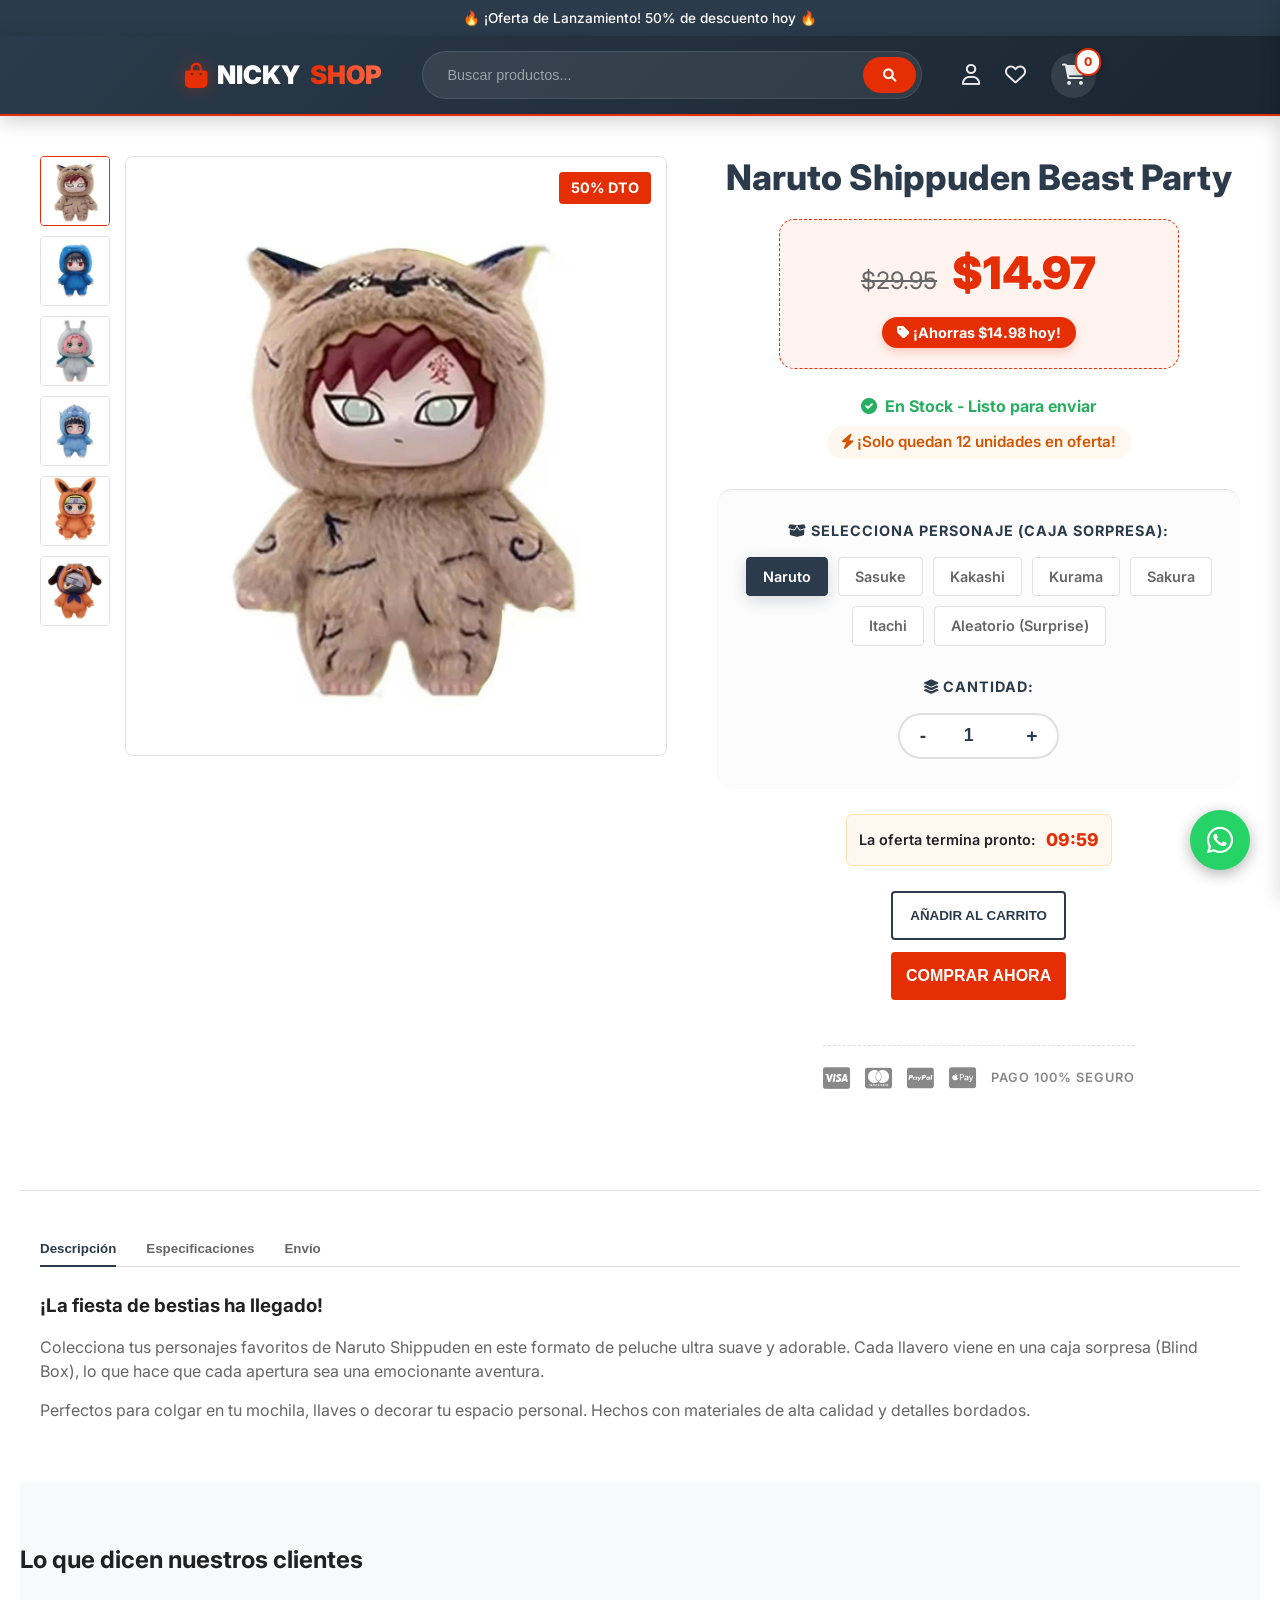
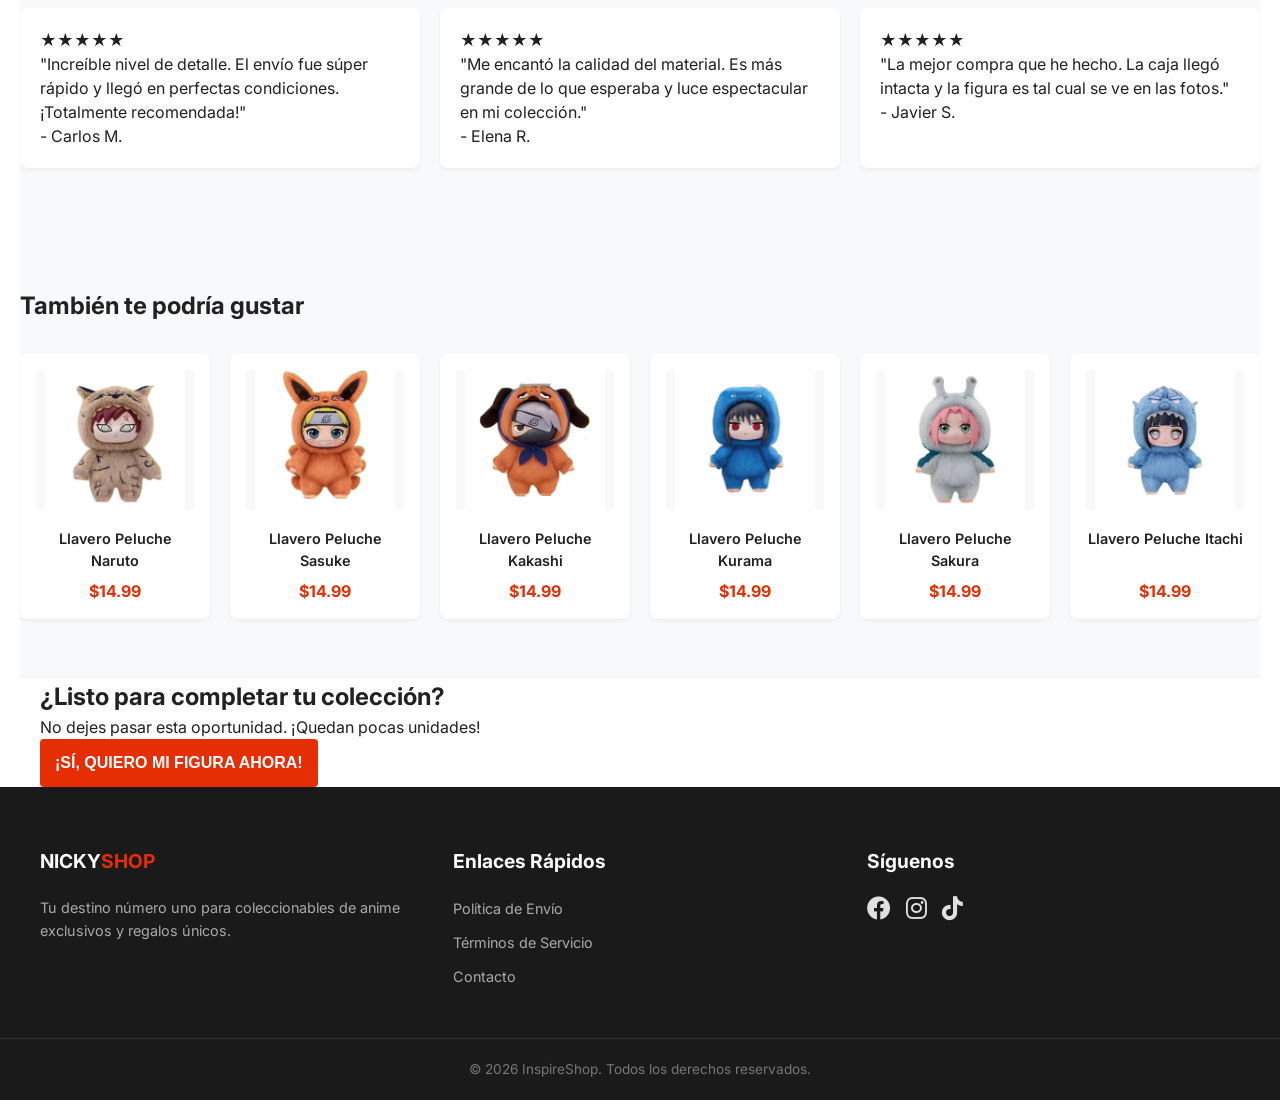
<file: opcion5/index.html>
<!DOCTYPE html>
<html lang="es">
<head>
    <meta charset="UTF-8">
    <meta name="viewport" content="width=device-width, initial-scale=1.0">
    <title>Naruto Shippuden Beast Party Plush Blind Box Keychain | Llaveros de Peluche</title>
    <link rel="stylesheet" href="style.css">
    <link rel="stylesheet" href="https://cdnjs.cloudflare.com/ajax/libs/font-awesome/6.0.0/css/all.min.css">
    <link href="https://fonts.googleapis.com/css2?family=Inter:wght@300;400;500;600;700&display=swap" rel="stylesheet">
</head>
<body>
    <!-- Promo Bar -->
    <div class="promo-bar">
        🔥 ¡Oferta de Lanzamiento! 50% de descuento hoy  🔥
    </div>

    <!-- Header -->
    <header>
        <div class="container">
            <div class="logo">
                <i class="fas fa-shopping-bag"></i> NICKY<span>SHOP</span>
            </div>
            <div class="search-bar">
                <input type="text" placeholder="Buscar productos...">
                <button><i class="fas fa-search"></i></button>
            </div>
            <nav>
                <div class="header-icons">
                    <i class="far fa-user"></i>
                    <i class="far fa-heart"></i>
                    <div class="cart-icon" onclick="toggleCart()">
                        <i class="fas fa-shopping-cart"></i>
                        <span class="badge" id="cart-badge">0</span>
                    </div>
                </div>
            </nav>
        </div>
    </header>

    <main>
        <!-- Hero Section -->
        <section id="hero" class="hero">
            <div class="container grid">
                <!-- Gallery Section -->
                <div class="product-gallery">
                    <div class="gallery-layout">
                        <div class="thumbnails">
                            <img src="imagenes/descarga.avif" alt="Thumbnail 1" class="active" onclick="changeImage(this)">
                            <img src="imagenes/descarga (1).avif" alt="Thumbnail 2" onclick="changeImage(this)">
                            <img src="imagenes/descarga (2).avif" alt="Thumbnail 3" onclick="changeImage(this)">
                            <img src="imagenes/descarga (3).avif" alt="Thumbnail 4" onclick="changeImage(this)">
                            <img src="imagenes/descarga (4).avif" alt="Thumbnail 5" onclick="changeImage(this)">
                            <img src="imagenes/descarga (5).avif" alt="Thumbnail 6" onclick="changeImage(this)">
                            

                        </div>
                        <div class="main-image-container">
                            <img id="main-product-img" src="imagenes/descarga.avif" alt="Naruto Plush Main">
                            <div class="discount-badge">50% DTO</div>
                        </div>
                    </div>
                </div>

                <!-- Product Info -->
                <div class="product-info">
                    
                    <h1 id="product-title">Naruto Shippuden Beast Party </h1>
                    
                    

                    <div class="price-section">
                        <div class="price-container">
                            <span class="old-price">$29.95</span>
                            <span class="current-price">$14.97</span>
                        </div>
                        <span class="save-tag"><i class="fas fa-tag"></i> ¡Ahorras $14.98 hoy!</span>
                    </div>

                    <div class="stock-info">
                        <p class="stock-status"><i class="fas fa-check-circle"></i> En Stock - Listo para enviar</p>
                        <div class="stock-urgency">
                            <i class="fas fa-bolt"></i> ¡Solo quedan <span id="stock-count">12</span> unidades en oferta!
                        </div>
                    </div>

                    <!-- Variant Selection -->
                    <div class="options-container">
                        <div class="option-group">
                            <label><i class="fas fa-box-open"></i> Selecciona Personaje (Caja Sorpresa):</label>
                            <div class="variant-chips">
                                <div class="chip active" onclick="selectVariant(this)">Naruto</div>
                                <div class="chip" onclick="selectVariant(this)">Sasuke</div>
                                <div class="chip" onclick="selectVariant(this)">Kakashi</div>
                                <div class="chip" onclick="selectVariant(this)">Kurama</div>
                                <div class="chip" onclick="selectVariant(this)">Sakura</div>
                                <div class="chip" onclick="selectVariant(this)">Itachi</div>
                                <div class="chip" onclick="selectVariant(this)">Aleatorio (Surprise)</div>
                            </div>
                        </div>

                        <div class="quantity-group">
                            <label><i class="fas fa-layer-group"></i> Cantidad:</label>
                            <div class="quantity-selector">
                                <button onclick="updateQty(-1)">-</button>
                                <input type="number" id="quantity" value="1" min="1">
                                <button onclick="updateQty(1)">+</button>
                            </div>
                        </div>
                    </div>

                    <div class="urgency-timer-banner">
                        <div class="timer-content">
                            <span class="timer-text">La oferta termina pronto:</span>
                            <div id="countdown" class="timer">09:59</div>
                        </div>
                    </div>

                    <div class="action-buttons">
                        <button class="add-to-cart-btn" onclick="handleAddToCart()">AÑADIR AL CARRITO</button>
                        <button class="buy-now-btn" onclick="handleBuyNow()">COMPRAR AHORA</button>
                    </div>

                    
                    <div class="trust-icons">
                        <div class="secure-payment">
                            <i class="fab fa-cc-visa"></i>
                            <i class="fab fa-cc-mastercard"></i>
                            <i class="fab fa-cc-paypal"></i>
                            <i class="fab fa-cc-apple-pay"></i>
                            <span>Pago 100% Seguro</span>
                        </div>
                    </div>
                </div>
            </div>
        </section>

        

        <!-- Description Section -->
        <section class="product-details container reveal">
            <div class="tabs">
                <button class="tab-link active" onclick="openTab(event, 'desc')">Descripción</button>
                <button class="tab-link" onclick="openTab(event, 'specs')">Especificaciones</button>
                <button class="tab-link" onclick="openTab(event, 'shipping')">Envío</button>
            </div>
            
            <div id="desc" class="tab-content active">
                <h3>¡La fiesta de bestias ha llegado!</h3>
                <p>Colecciona tus personajes favoritos de Naruto Shippuden en este formato de peluche ultra suave y adorable. Cada llavero viene en una caja sorpresa (Blind Box), lo que hace que cada apertura sea una emocionante aventura.</p>
                <p>Perfectos para colgar en tu mochila, llaves o decorar tu espacio personal. Hechos con materiales de alta calidad y detalles bordados.</p>
            </div>
            <div id="specs" class="tab-content">
                <ul>
                    <li><strong>Material:</strong> Poliéster Soft Touch / Relleno de algodón PP</li>
                    <li><strong>Tamaño:</strong> Aprox. 10cm - 12cm</li>
                    <li><strong>Tipo:</strong> Llavero de Peluche Blind Box</li>
                    <li><strong>Personajes:</strong> Naruto, Sasuke, Kakashi, Sakura, Itachi, Kurama y más.</li>
                </ul>
            </div>
            <div id="shipping" class="tab-content">
                <p>Ofrecemos envío express gratuito en pedidos superiores a $20. Los pedidos se procesan en 24 horas y el tiempo de entrega estimado es de 5 a 7 días hábiles.</p>
            </div>
        </section>

        <!-- Reviews Section -->
        <section class="reviews container reveal">
            <div class="section-title">
                <h2>Lo que dicen nuestros clientes</h2>
            </div>
            <div class="reviews-grid">
                <div class="review-card reveal">
                    <div class="stars">★★★★★</div>
                    <p>"Increíble nivel de detalle. El envío fue súper rápido y llegó en perfectas condiciones. ¡Totalmente recomendada!"</p>
                    <div class="customer">- Carlos M.</div>
                </div>
                <div class="review-card reveal">
                    <div class="stars">★★★★★</div>
                    <p>"Me encantó la calidad del material. Es más grande de lo que esperaba y luce espectacular en mi colección."</p>
                    <div class="customer">- Elena R.</div>
                </div>
                <div class="review-card reveal">
                    <div class="stars">★★★★★</div>
                    <p>"La mejor compra que he hecho. La caja llegó intacta y la figura es tal cual se ve en las fotos."</p>
                    <div class="customer">- Javier S.</div>
                </div>
            </div>
        </section>

        <!-- Related Products Section -->
        <section class="related container reveal">
            <div class="section-title">
                <h2>También te podría gustar</h2>
            </div>
            <div class="related-grid">
                <div class="product-card reveal">
                    <img src="imagenes/descarga.avif" alt="Naruto Plush">
                    <h4>Llavero Peluche Naruto</h4>
                    <p class="price">$14.99</p>
                </div>
                <div class="product-card reveal">
                    <img src="imagenes/descarga (4).avif" alt="Sasuke Plush">
                    <h4>Llavero Peluche Sasuke</h4>
                    <p class="price">$14.99</p>
                </div>
                <div class="product-card reveal">
                    <img src="imagenes/descarga (5).avif" alt="Kakashi Plush">
                    <h4>Llavero Peluche Kakashi</h4>
                    <p class="price">$14.99</p>
                </div>
                <div class="product-card reveal">
                    <img src="imagenes/descarga (1).avif" alt="Kurama Plush">
                    <h4>Llavero Peluche Kurama</h4>
                    <p class="price">$14.99</p>
                </div>
                <div class="product-card reveal">
                    <img src="imagenes/descarga (2).avif" alt="Sakura Plush">
                    <h4>Llavero Peluche Sakura</h4>
                    <p class="price">$14.99</p>
                </div>
                <div class="product-card reveal">
                    <img src="imagenes/descarga (3).avif" alt="Itachi Plush">
                    <h4>Llavero Peluche Itachi</h4>
                    <p class="price">$14.99</p>
                </div>
            </div>
        </section>

        <!-- Final CTA -->
        <section class="final-cta reveal">
            <div class="container text-center">
                <h2>¿Listo para completar tu colección?</h2>
                <p>No dejes pasar esta oportunidad. ¡Quedan pocas unidades!</p>
                <button class="buy-now-btn large" onclick="handleBuyNow()">
                    ¡SÍ, QUIERO MI FIGURA AHORA!
                </button>
            </div>
        </section>
    </main>

    <footer>
        <div class="container footer-content">
            <div class="footer-section">
                <h4>NICKY<span>SHOP</span></h4>
                <p>Tu destino número uno para coleccionables de anime exclusivos y regalos únicos.</p>
            </div>
            <div class="footer-section">
                <h4>Enlaces Rápidos</h4>
                <ul>
                    <li><a href="#">Política de Envío</a></li>
                    <li><a href="#">Términos de Servicio</a></li>
                    <li><a href="#">Contacto</a></li>
                </ul>
            </div>
            <div class="footer-section">
                <h4>Síguenos</h4>
                <div class="social-icons">
                    <i class="fab fa-facebook"></i>
                    <i class="fab fa-instagram"></i>
                    <i class="fab fa-tiktok"></i>
                </div>
            </div>
        </div>
        <div class="footer-bottom">
            <p>&copy; 2026 InspireShop. Todos los derechos reservados.</p>
        </div>
    </footer>

    <!-- Cart Sidebar / Modal -->
    <div id="cart-overlay" class="cart-overlay" onclick="toggleCart()"></div>
    <div id="cart-sidebar" class="cart-sidebar">
        <div class="cart-header">
            <h3>Tu Carrito</h3>
            <button class="close-cart" onclick="toggleCart()">&times;</button>
        </div>
        
        <div id="cart-items-container" class="cart-items-container">
            <!-- Items will be injected here by JS -->
            <div class="empty-cart-msg">Tu carrito está vacío</div>
        </div>

        <div class="cart-footer">
            <div class="shipping-info-box">
                <h4>📦 Información de Entrega</h4>
                <p><strong>Quito:</strong> Entrega a domicilio por solo <span>$3.00</span></p>
                <p><strong>Provincias:</strong> Envíos nacionales vía Servientrega por <span>$6.00</span></p>
            </div>
            
            <div class="cart-total-section">
                <span>Subtotal:</span>
                <span id="cart-subtotal">$0.00</span>
            </div>
            
            <button class="whatsapp-btn" onclick="sendWhatsAppOrder()">
                <i class="fab fa-whatsapp"></i> PEDIR POR WHATSAPP
            </button>
            <p class="order-note">Finaliza tu compra conversando con nosotros</p>
        </div>
    </div>

    <!-- WhatsApp Floating Button -->
    <a href="https://wa.me/593987040806?text=Hola!%20Tengo%20una%20consulta%20sobre%20los%20peluches%20de%20Naruto." class="whatsapp-float" target="_blank" aria-label="Consultas por WhatsApp">
        <i class="fab fa-whatsapp"></i>
        <span class="float-tooltip">¿Tienes dudas? ¡Escríbenos!</span>
    </a>

    <script src="script.js"></script>
</body>
</html>
</file>
<file: opcion5/style.css>
:root {
    --primary-color: #2b3b4b; /* Azul oscuro elegante */
    --accent-color: #e62e04; /* Rojo/Naranja para botones y urgencia */
    --success-color: #27ae60;
    --background-color: #ffffff;
    --light-bg: #f8f9fa;
    --border-color: #e0e0e0;
    --text-main: #212121;
    --text-muted: #666666;
    --white: #ffffff;
    --shadow-sm: 0 2px 4px rgba(0,0,0,0.05);
    --shadow-md: 0 4px 12px rgba(0,0,0,0.1);
    --radius: 8px;
    --transition: all 0.2s ease;
}

* {
    margin: 0;
    padding: 0;
    box-sizing: border-box;
}

body {
    font-family: 'Inter', sans-serif;
    background-color: var(--background-color);
    color: var(--text-main);
    line-height: 1.5;
}

.container {
    max-width: 1240px;
    margin: 0 auto;
    padding: 0 20px;
}

/* Promo Bar */
.promo-bar {
    background-color: var(--primary-color);
    color: var(--white);
    text-align: center;
    padding: 8px 0;
    font-size: 0.85rem;
    font-weight: 500;
}

/* Header */
header {
    background: linear-gradient(135deg, #2b3b4b 0%, #1a252f 100%);
    border-bottom: 2px solid var(--accent-color);
    padding: 15px 0;
    position: sticky;
    top: 0;
    z-index: 1000;
    box-shadow: 0 4px 20px rgba(0,0,0,0.2);
    transition: all 0.3s ease;
}

header .container {
    display: flex;
    align-items: center;
    justify-content: center;
    gap: 40px;
    flex-wrap: wrap;
}

.logo {
    font-size: 1.6rem;
    font-weight: 900;
    color: var(--white);
    text-decoration: none;
    display: flex;
    align-items: center;
    gap: 10px;
    transition: transform 0.3s cubic-bezier(0.175, 0.885, 0.32, 1.275);
}

.logo:hover {
    transform: scale(1.05);
}

.logo i {
    color: var(--accent-color);
    filter: drop-shadow(0 0 8px rgba(230, 46, 4, 0.4));
    animation: pulse 2s infinite;
}

.logo span {
    color: var(--accent-color);
    background: linear-gradient(to right, var(--accent-color), #ff6b4a);
    -webkit-background-clip: text;
    -webkit-text-fill-color: transparent;
}

.search-bar {
    display: flex;
    width: 100%;
    max-width: 500px;
    background: rgba(255, 255, 255, 0.08);
    padding: 5px;
    border-radius: 50px;
    border: 1px solid rgba(255, 255, 255, 0.1);
    transition: all 0.3s ease;
}

.search-bar:focus-within {
    background: rgba(255, 255, 255, 0.15);
    border-color: var(--accent-color);
    box-shadow: 0 0 15px rgba(230, 46, 4, 0.2);
}

.search-bar input {
    width: 100%;
    padding: 10px 20px;
    background: transparent;
    border: none;
    color: white;
    outline: none;
    font-size: 0.9rem;
}

.search-bar input::placeholder {
    color: rgba(255, 255, 255, 0.5);
}

.search-bar button {
    padding: 10px 20px;
    background-color: var(--accent-color);
    color: white;
    border: none;
    border-radius: 50px;
    cursor: pointer;
    transition: all 0.3s ease;
}

.search-bar button:hover {
    background-color: #ff4a26;
    transform: scale(1.05);
}

.header-icons {
    display: flex;
    gap: 25px;
    font-size: 1.3rem;
    color: rgba(255, 255, 255, 0.9);
    align-items: center;
}

.header-icons i {
    cursor: pointer;
    transition: all 0.3s ease;
}

.header-icons i:hover {
    color: var(--accent-color);
    transform: translateY(-3px);
}

.cart-icon {
    position: relative;
    cursor: pointer;
    background: rgba(255, 255, 255, 0.1);
    width: 45px;
    height: 45px;
    display: flex;
    align-items: center;
    justify-content: center;
    border-radius: 50%;
    transition: all 0.3s ease;
}

.cart-icon:hover {
    background: var(--accent-color);
    color: white;
    transform: rotate(-10deg) scale(1.1);
}

.badge {
    position: absolute;
    top: -5px;
    right: -5px;
    background: var(--white);
    color: var(--accent-color);
    font-size: 0.75rem;
    font-weight: 800;
    padding: 3px 7px;
    border-radius: 50px;
    box-shadow: 0 2px 8px rgba(0,0,0,0.2);
    border: 2px solid var(--accent-color);
}

@keyframes pulse {
    0% { transform: scale(1); }
    50% { transform: scale(1.1); }
    100% { transform: scale(1); }
}

/* Hero Section */
.hero {
    padding: 40px 0;
}

.grid {
    display: grid;
    grid-template-columns: 1.2fr 1fr;
    gap: 50px;
}

/* Gallery Layout - Thumbnails on left */
.gallery-layout {
    display: flex;
    gap: 15px;
}

.thumbnails {
    display: flex;
    flex-direction: column;
    gap: 10px;
}

.thumbnails img {
    width: 70px;
    height: 70px;
    object-fit: cover;
    border: 1px solid var(--border-color);
    border-radius: 4px;
    cursor: pointer;
    transition: var(--transition);
}

.thumbnails img.active, .thumbnails img:hover {
    border-color: var(--accent-color);
}

.main-image-container {
    flex-grow: 1;
    position: relative;
    border: 1px solid var(--border-color);
    border-radius: 8px;
    overflow: hidden;
    height: 600px;
}

.main-image-container img {
    width: 100%;
    height: 100%;
    object-fit: contain;
    background: #fff;
}

.discount-badge {
    position: absolute;
    top: 15px;
    right: 15px;
    background-color: var(--accent-color);
    color: white;
    padding: 5px 12px;
    border-radius: 4px;
    font-weight: 700;
    font-size: 0.9rem;
}

/* Product Info */
.product-info {
    display: flex;
    flex-direction: column;
    align-items: center;
    text-align: center;
}

.breadcrumb {
    font-size: 0.8rem;
    color: var(--text-muted);
    margin-bottom: 15px;
    text-transform: uppercase;
    letter-spacing: 1px;
}

.product-info h1 {
    font-size: 2.2rem;
    font-weight: 800;
    line-height: 1.2;
    margin-bottom: 20px;
    transition: opacity 0.3s ease;
    color: var(--primary-color);
}

.rating-container {
    display: flex;
    align-items: center;
    justify-content: center;
    gap: 10px;
    margin-bottom: 25px;
}

.rating {
    color: #ffb400;
    font-size: 1rem;
}

.reviews-count {
    font-weight: 600;
    font-size: 0.9rem;
    color: var(--text-main);
}

.sold-count {
    color: var(--text-muted);
    font-size: 0.9rem;
}

/* Pricing */
.price-section {
    display: flex;
    flex-direction: column;
    align-items: center;
    gap: 10px;
    margin-bottom: 25px;
    background: #fff3f0;
    padding: 20px;
    border-radius: 15px;
    width: 100%;
    max-width: 400px;
    border: 1px dashed var(--accent-color);
}

.price-container {
    display: flex;
    align-items: baseline;
    gap: 15px;
}

.current-price {
    font-size: 2.8rem;
    font-weight: 900;
    color: var(--accent-color);
}

.old-price {
    font-size: 1.5rem;
    text-decoration: line-through;
    color: var(--text-muted);
}

.save-tag {
    background-color: var(--accent-color);
    color: white;
    padding: 5px 15px;
    border-radius: 50px;
    font-size: 0.9rem;
    font-weight: 700;
    box-shadow: 0 4px 10px rgba(230, 46, 4, 0.2);
}

/* Stock & Urgency */
.stock-info {
    margin-bottom: 30px;
    display: flex;
    flex-direction: column;
    align-items: center;
    gap: 8px;
}

.stock-status {
    color: var(--success-color);
    font-weight: 700;
    display: flex;
    align-items: center;
    gap: 8px;
    font-size: 1rem;
}

.stock-urgency {
    color: #d35400;
    font-size: 0.95rem;
    font-weight: 600;
    background: #fff8f0;
    padding: 5px 15px;
    border-radius: 50px;
}

/* Options & Quantity */
.options-container {
    border-top: 1px solid var(--border-color);
    padding: 30px 20px;
    margin-bottom: 25px;
    display: flex;
    flex-direction: column;
    align-items: center;
    text-align: center;
    background: #fcfcfc;
    border-radius: 15px;
    box-shadow: inset 0 2px 4px rgba(0,0,0,0.02);
}

.option-group {
    width: 100%;
    margin-bottom: 25px;
}

.option-group label, .quantity-group label {
    display: block;
    font-weight: 700;
    margin-bottom: 15px;
    font-size: 0.9rem;
    color: var(--primary-color);
    text-transform: uppercase;
    letter-spacing: 1px;
}

.variant-chips {
    display: flex;
    flex-wrap: wrap;
    gap: 10px;
    justify-content: center;
    margin-bottom: 5px;
}

.chip {
    padding: 10px 22px;
    border: 2px solid var(--border-color);
    border-radius: 50px;
    cursor: pointer;
    font-size: 0.85rem;
    font-weight: 600;
    transition: all 0.25s cubic-bezier(0.4, 0, 0.2, 1);
    background: white;
    color: var(--text-muted);
    position: relative;
    overflow: hidden;
}

.chip:hover {
    border-color: var(--primary-color);
    color: var(--primary-color);
    transform: translateY(-2px);
    box-shadow: 0 4px 10px rgba(0,0,0,0.05);
}

.chip.active {
    border-color: var(--primary-color);
    background-color: var(--primary-color);
    color: white;
    box-shadow: 0 4px 15px rgba(43, 59, 75, 0.2);
}

.quantity-group {
    display: flex;
    flex-direction: column;
    align-items: center;
    width: 100%;
}

.quantity-selector {
    display: flex;
    align-items: center;
    border: 2px solid var(--border-color);
    width: fit-content;
    border-radius: 50px;
    background: white;
    overflow: hidden;
    transition: border-color 0.2s;
}

.quantity-selector:focus-within {
    border-color: var(--primary-color);
}

.quantity-selector button {
    padding: 10px 20px;
    background: none;
    border: none;
    cursor: pointer;
    font-size: 1.2rem;
    font-weight: 700;
    color: var(--primary-color);
    transition: background 0.2s;
}

.quantity-selector button:hover {
    background: #f5f5f5;
}

.quantity-selector input {
    width: 60px;
    text-align: center;
    border: none;
    font-weight: 700;
    font-size: 1.1rem;
    color: var(--primary-color);
    background: transparent;
}

/* Timer Banner */
.urgency-timer-banner {
    background-color: #fff8f0;
    border: 1px solid #ffe0b2;
    padding: 12px;
    border-radius: 6px;
    margin-bottom: 25px;
}

.timer-content {
    display: flex;
    justify-content: center;
    align-items: center;
    gap: 10px;
}

.timer-text {
    font-weight: 600;
    font-size: 0.9rem;
}

.timer {
    font-weight: 800;
    color: var(--accent-color);
    font-size: 1.1rem;
}

/* Action Buttons */
.action-buttons {
    display: flex;
    flex-direction: column;
    gap: 12px;
    margin-bottom: 25px;
}

.add-to-cart-btn {
    padding: 15px;
    background-color: var(--white);
    color: var(--primary-color);
    border: 2px solid var(--primary-color);
    font-weight: 700;
    border-radius: 4px;
    cursor: pointer;
    transition: var(--transition);
}

.buy-now-btn {
    padding: 15px;
    background-color: var(--accent-color);
    color: white;
    border: none;
    font-weight: 700;
    border-radius: 4px;
    cursor: pointer;
    transition: var(--transition);
    font-size: 1rem;
}

.buy-now-btn:hover {
    background-color: #c52703;
}

/* Shipping Info */
.shipping-info {
    display: grid;
    grid-template-columns: 1fr 1fr;
    gap: 15px;
    margin-bottom: 20px;
}

.info-item {
    display: flex;
    align-items: center;
    gap: 8px;
    font-size: 0.8rem;
    color: var(--text-muted);
}

.info-item i {
    color: var(--success-color);
}

.trust-icons {
    margin-top: 20px;
    padding-top: 20px;
    border-top: 1px dashed var(--border-color);
}

.secure-payment {
    display: flex;
    align-items: center;
    gap: 15px;
    color: #888;
    font-size: 1.5rem;
}

.secure-payment span {
    font-size: 0.8rem;
    font-weight: 600;
    text-transform: uppercase;
    letter-spacing: 1px;
}

/* Tabs */
.product-details {
    margin-top: 60px;
    border-top: 1px solid var(--border-color);
    padding-top: 40px;
    margin-bottom: 60px;
}

.tabs {
    display: flex;
    gap: 30px;
    border-bottom: 1px solid var(--border-color);
    margin-bottom: 25px;
}

.tab-link {
    background: none;
    border: none;
    padding: 10px 0;
    font-weight: 600;
    color: var(--text-muted);
    cursor: pointer;
    position: relative;
}

.tab-link.active {
    color: var(--primary-color);
}

.tab-link.active::after {
    content: '';
    position: absolute;
    bottom: -1px;
    left: 0;
    width: 100%;
    height: 2px;
    background-color: var(--primary-color);
}

.tab-content {
    display: none;
}

.tab-content.active {
    display: block;
    animation: fadeIn 0.3s ease;
}

.tab-content h3 {
    margin-bottom: 15px;
}

.tab-content p {
    margin-bottom: 15px;
    color: var(--text-muted);
}

.tab-content ul {
    list-style: disc;
    padding-left: 20px;
    color: var(--text-muted);
}

.tab-content li {
    margin-bottom: 10px;
}

/* Related Products & Reviews (Keeping simplified from previous) */
.reviews, .related {
    padding: 60px 0;
    background: var(--light-bg);
}

.reviews-grid {
    display: grid;
    grid-template-columns: repeat(auto-fit, minmax(280px, 1fr));
    gap: 20px;
    margin-top: 30px;
}

.related-grid {
    display: grid;
    grid-template-columns: repeat(auto-fit, minmax(180px, 1fr));
    gap: 20px;
    margin-top: 30px;
}

.product-card {
    background: white;
    padding: 15px;
    border-radius: 8px;
    box-shadow: var(--shadow-sm);
    text-align: center;
    transition: var(--transition);
    border: 1px solid transparent;
}

.product-card:hover {
    border-color: var(--border-color);
    box-shadow: var(--shadow-md);
    transform: translateY(-5px);
}

.product-card img {
    width: 100%;
    height: 140px;
    object-fit: contain;
    margin-bottom: 12px;
    background-color: #f9f9f9;
    border-radius: 4px;
}

.product-card h4 {
    font-size: 0.9rem;
    font-weight: 600;
    margin-bottom: 8px;
    height: 2.7rem; /* Para que todos tengan la misma altura si el texto es largo */
    overflow: hidden;
}

.product-card .price {
    color: var(--accent-color);
    font-weight: 700;
    font-size: 1rem;
}

.review-card {
    background: white;
    padding: 20px;
    border-radius: 8px;
    box-shadow: var(--shadow-sm);
}

/* Utility classes for animations */
.reveal {
    opacity: 0;
    transform: translateY(30px);
    transition: all 0.8s ease-out;
}

.reveal.active {
    opacity: 1;
    transform: translateY(0);
}

/* Enhanced Hover Effects */
.chip {
    padding: 8px 16px;
    border: 1px solid var(--border-color);
    border-radius: 4px;
    cursor: pointer;
    font-size: 0.9rem;
    transition: var(--transition);
    position: relative;
    overflow: hidden;
}

.chip:after {
    content: '';
    position: absolute;
    top: 50%;
    left: 50%;
    width: 0;
    height: 0;
    background: rgba(255,255,255,0.2);
    border-radius: 50%;
    transform: translate(-50%, -50%);
    transition: width 0.3s, height 0.3s;
}

.chip:active:after {
    width: 200px;
    height: 200px;
}

.buy-now-btn, .add-to-cart-btn, .whatsapp-btn {
    position: relative;
    overflow: hidden;
    transition: all 0.3s cubic-bezier(0.23, 1, 0.32, 1);
}

.buy-now-btn:active, .add-to-cart-btn:active, .whatsapp-btn:active {
    transform: scale(0.95);
}

/* Responsive Overrides */
@media (max-width: 992px) {
    .grid {
        grid-template-columns: 1fr;
        gap: 30px;
    }
    
    .main-image-container {
        height: 450px;
    }
    
    .gallery-layout {
        flex-direction: column-reverse;
    }
    
    .thumbnails {
        flex-direction: row;
        justify-content: center;
        overflow-x: auto;
        padding-bottom: 10px;
    }
    
    .thumbnails img {
        width: 60px;
        height: 60px;
        flex-shrink: 0;
    }
}

@media (max-width: 768px) {
    header .container {
        gap: 20px;
    }
    
    .search-bar {
        max-width: 100%;
    }
    
    .logo {
        margin-right: 0;
    }
    
    .header-icons {
        margin-left: 0;
    }
    
    .product-info h1 {
        font-size: 1.5rem;
    }
    
    .current-price {
        font-size: 1.8rem;
    }
    
    .shipping-info {
        grid-template-columns: 1fr;
    }
    
    .related-grid {
        grid-template-columns: repeat(2, 1fr);
        gap: 15px;
    }
}

@media (max-width: 480px) {
    .main-image-container {
        height: 350px;
    }
    
    .related-grid {
        grid-template-columns: 1fr;
    }
    
    .variant-chips {
        justify-content: center;
    }
    
    .action-buttons {
        position: sticky;
        bottom: 0;
        left: 0;
        width: 100%;
        background: white;
        padding: 10px 20px;
        box-shadow: 0 -5px 15px rgba(0,0,0,0.05);
        z-index: 100;
        margin-bottom: 0;
        flex-direction: row;
    }
    
    .add-to-cart-btn, .buy-now-btn {
        padding: 12px;
        font-size: 0.9rem;
        flex: 1;
    }

    .promo-bar {
        font-size: 0.75rem;
    }
}

@keyframes fadeIn {
    from { opacity: 0; }
    to { opacity: 1; }
}

/* Cart Sidebar & Overlay */
.cart-overlay {
    position: fixed;
    top: 0;
    left: 0;
    width: 100%;
    height: 100%;
    background: rgba(0, 0, 0, 0.5);
    z-index: 2000;
    display: none;
    opacity: 0;
    transition: opacity 0.3s ease;
}

.cart-overlay.active {
    display: block;
    opacity: 1;
}

.cart-sidebar {
    position: fixed;
    top: 0;
    right: -400px;
    width: 400px;
    height: 100%;
    background: white;
    z-index: 2001;
    box-shadow: -5px 0 15px rgba(0,0,0,0.1);
    display: flex;
    flex-direction: column;
    transition: right 0.3s ease;
}

.cart-sidebar.active {
    right: 0;
}

.cart-header {
    padding: 20px;
    border-bottom: 1px solid var(--border-color);
    display: flex;
    justify-content: space-between;
    align-items: center;
}

.close-cart {
    background: none;
    border: none;
    font-size: 2rem;
    cursor: pointer;
    line-height: 1;
}

.cart-items-container {
    flex-grow: 1;
    overflow-y: auto;
    padding: 20px;
}

.cart-item {
    display: flex;
    gap: 15px;
    margin-bottom: 20px;
    padding-bottom: 15px;
    border-bottom: 1px solid #eee;
}

.cart-item img {
    width: 80px;
    height: 80px;
    object-fit: contain;
    background: #f9f9f9;
    border-radius: 4px;
}

.cart-item-info {
    flex-grow: 1;
}

.cart-item-info h4 {
    font-size: 0.95rem;
    margin-bottom: 5px;
}

.cart-item-price {
    font-weight: 700;
    color: var(--accent-color);
}

.cart-footer {
    padding: 20px;
    background: #f9f9f9;
    border-top: 1px solid var(--border-color);
}

.shipping-info-box {
    background: #fff;
    padding: 15px;
    border-radius: 8px;
    margin-bottom: 15px;
    border: 1px solid #eee;
}

.shipping-info-box h4 {
    font-size: 0.9rem;
    margin-bottom: 8px;
    color: var(--primary-color);
}

.shipping-info-box p {
    font-size: 0.85rem;
    margin-bottom: 5px;
    color: var(--text-muted);
}

.shipping-info-box span {
    color: var(--success-color);
    font-weight: 700;
}

.cart-total-section {
    display: flex;
    justify-content: space-between;
    font-size: 1.2rem;
    font-weight: 700;
    margin-bottom: 20px;
}

.whatsapp-btn {
    width: 100%;
    background-color: #25d366;
    color: white;
    border: none;
    padding: 15px;
    border-radius: 8px;
    font-weight: 700;
    font-size: 1rem;
    cursor: pointer;
    display: flex;
    align-items: center;
    justify-content: center;
    gap: 10px;
    transition: transform 0.2s ease;
}

.whatsapp-btn:hover {
    transform: scale(1.02);
    background-color: #128c7e;
}

.order-note {
    text-align: center;
    font-size: 0.75rem;
    color: #999;
    margin-top: 10px;
}

.empty-cart-msg {
    text-align: center;
    color: #999;
    margin-top: 50px;
}

/* Responsividad Carrito */
@media (max-width: 480px) {
    .cart-sidebar {
        width: 100%;
        right: -100%;
    }
}

/* Footer */
footer {
    background-color: #1a1a1a;
    color: #e0e0e0;
    padding: 60px 0 20px;
}

/* WhatsApp Floating Button */
.whatsapp-float {
    position: fixed;
    bottom: 30px;
    right: 30px;
    width: 60px;
    height: 60px;
    background-color: #25d366;
    color: #FFF;
    border-radius: 50px;
    text-align: center;
    font-size: 30px;
    box-shadow: 0 4px 15px rgba(0,0,0,0.3);
    z-index: 1000;
    display: flex;
    align-items: center;
    justify-content: center;
    text-decoration: none;
    transition: all 0.3s ease;
    animation: bounce 2s infinite;
}

.whatsapp-float:hover {
    background-color: #128c7e;
    transform: scale(1.1) rotate(10deg);
}

.float-tooltip {
    position: absolute;
    right: 75px;
    background-color: #333;
    color: white;
    padding: 8px 15px;
    border-radius: 8px;
    font-size: 0.8rem;
    font-weight: 600;
    white-space: nowrap;
    opacity: 0;
    visibility: hidden;
    transition: all 0.3s ease;
    box-shadow: 0 4px 10px rgba(0,0,0,0.1);
}

.float-tooltip::after {
    content: '';
    position: absolute;
    right: -5px;
    top: 50%;
    transform: translateY(-50%);
    border-width: 5px 0 5px 5px;
    border-style: solid;
    border-color: transparent transparent transparent #333;
}

.whatsapp-float:hover .float-tooltip {
    opacity: 1;
    visibility: visible;
    right: 80px;
}

@keyframes bounce {
    0%, 20%, 50%, 80%, 100% {transform: translateY(0);}
    40% {transform: translateY(-10px);}
    60% {transform: translateY(-5px);}
}

/* Mobile Adjustments for Float Button */
@media (max-width: 480px) {
    .whatsapp-float {
        bottom: 85px; /* Evitar que tape los botones de compra pegajosos */
        right: 20px;
        width: 50px;
        height: 50px;
        font-size: 25px;
    }
    
    .float-tooltip {
        display: none; /* No mostrar tooltip en móviles para no obstruir */
    }
}

.footer-content {
    display: grid;
    grid-template-columns: repeat(auto-fit, minmax(200px, 1fr));
    gap: 40px;
    margin-bottom: 40px;
}

.footer-section h4 {
    color: white;
    margin-bottom: 20px;
    font-size: 1.2rem;
}

.footer-section h4 span {
    color: var(--accent-color);
}

.footer-section p {
    font-size: 0.9rem;
    line-height: 1.6;
    color: #aaa;
}

.footer-section ul {
    list-style: none;
}

.footer-section ul li {
    margin-bottom: 10px;
}

.footer-section a {
    color: #aaa;
    text-decoration: none;
    font-size: 0.9rem;
    transition: var(--transition);
}

.footer-section a:hover {
    color: white;
}

.social-icons {
    display: flex;
    gap: 15px;
    font-size: 1.5rem;
    cursor: pointer;
}

.social-icons i:hover {
    color: var(--accent-color);
}

.footer-bottom {
    border-top: 1px solid #333;
    padding-top: 20px;
    text-align: center;
    font-size: 0.85rem;
    color: #777;
}
</file>
